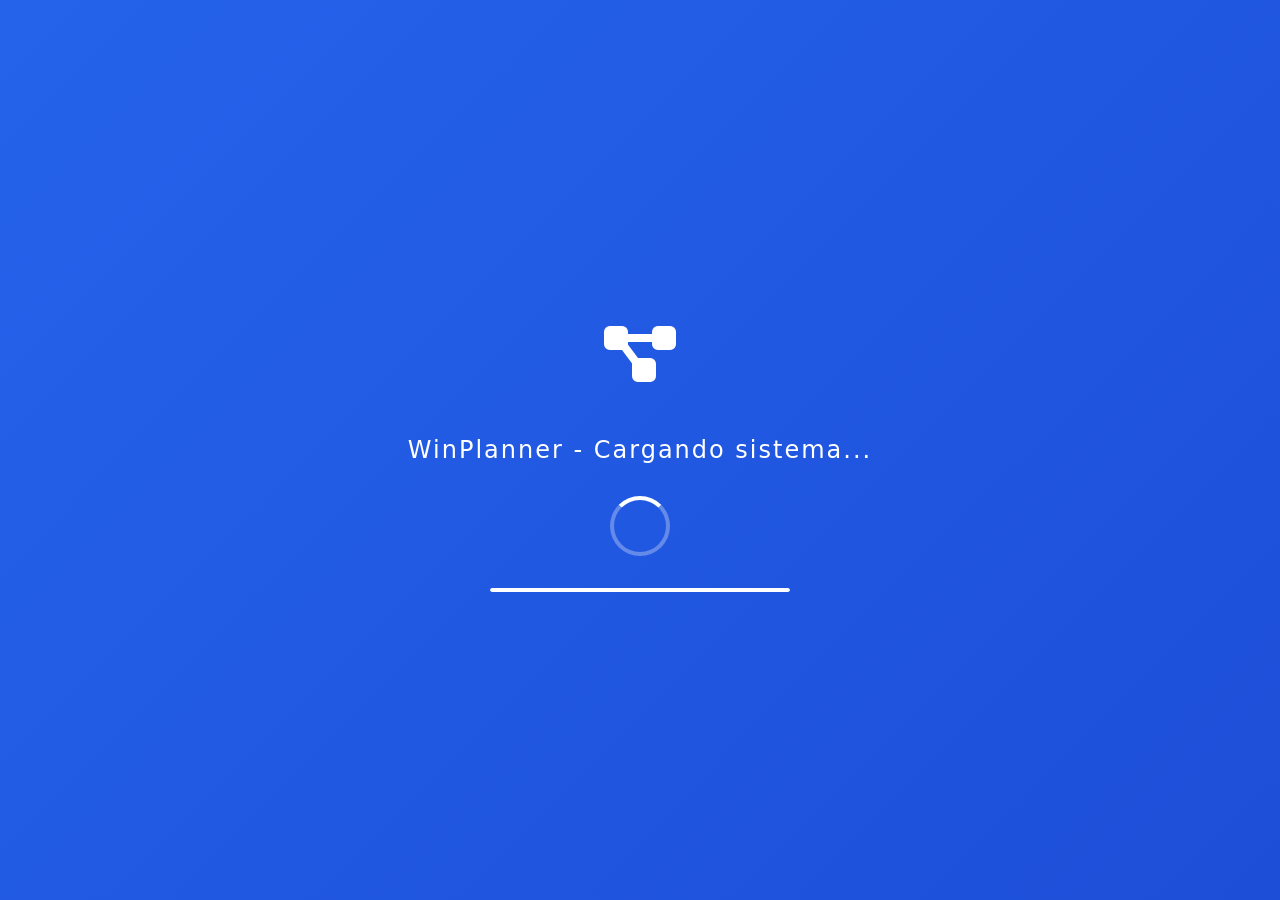
<file: index.html>
<!DOCTYPE html>
<html lang="es">
<head>
    <meta charset="UTF-8">
    <meta name="viewport" content="width=device-width, initial-scale=1.0">
    <title>WinPlanner - Cargando...</title>
    <!-- Bootstrap 5 CSS -->
    <link href="https://cdn.jsdelivr.net/npm/bootstrap@5.3.2/dist/css/bootstrap.min.css" rel="stylesheet">
    <!-- Font Awesome -->
    <link rel="stylesheet" href="https://cdnjs.cloudflare.com/ajax/libs/font-awesome/6.4.2/css/all.min.css">
    <!-- Estilos Personalizados -->
    <link rel="stylesheet" href="styles.css">
    <style>
        body {
            margin: 0;
            padding: 0;
            overflow: hidden;
        }
    </style>
</head>
<body>
    <!-- Pantalla de Carga -->
    <div class="loading-screen">
        <div class="loading-logo">
            <i class="fas fa-project-diagram"></i>
        </div>
        <h1 class="loading-text">WinPlanner - Cargando sistema...</h1>
        <div class="loading-spinner"></div>
        <div class="loading-bar">
            <div class="loading-bar-fill"></div>
        </div>
    </div>

    <!-- Bootstrap 5 JS -->
    <script src="https://cdn.jsdelivr.net/npm/bootstrap@5.3.2/dist/js/bootstrap.bundle.min.js"></script>
    
    <!-- Script de redirección -->
    <script>
        // Redirigir al dashboard después de 3 segundos
        setTimeout(function() {
            window.location.href = 'dashboard.html';
        }, 3000);
    </script>
</body>
</html>
</file>
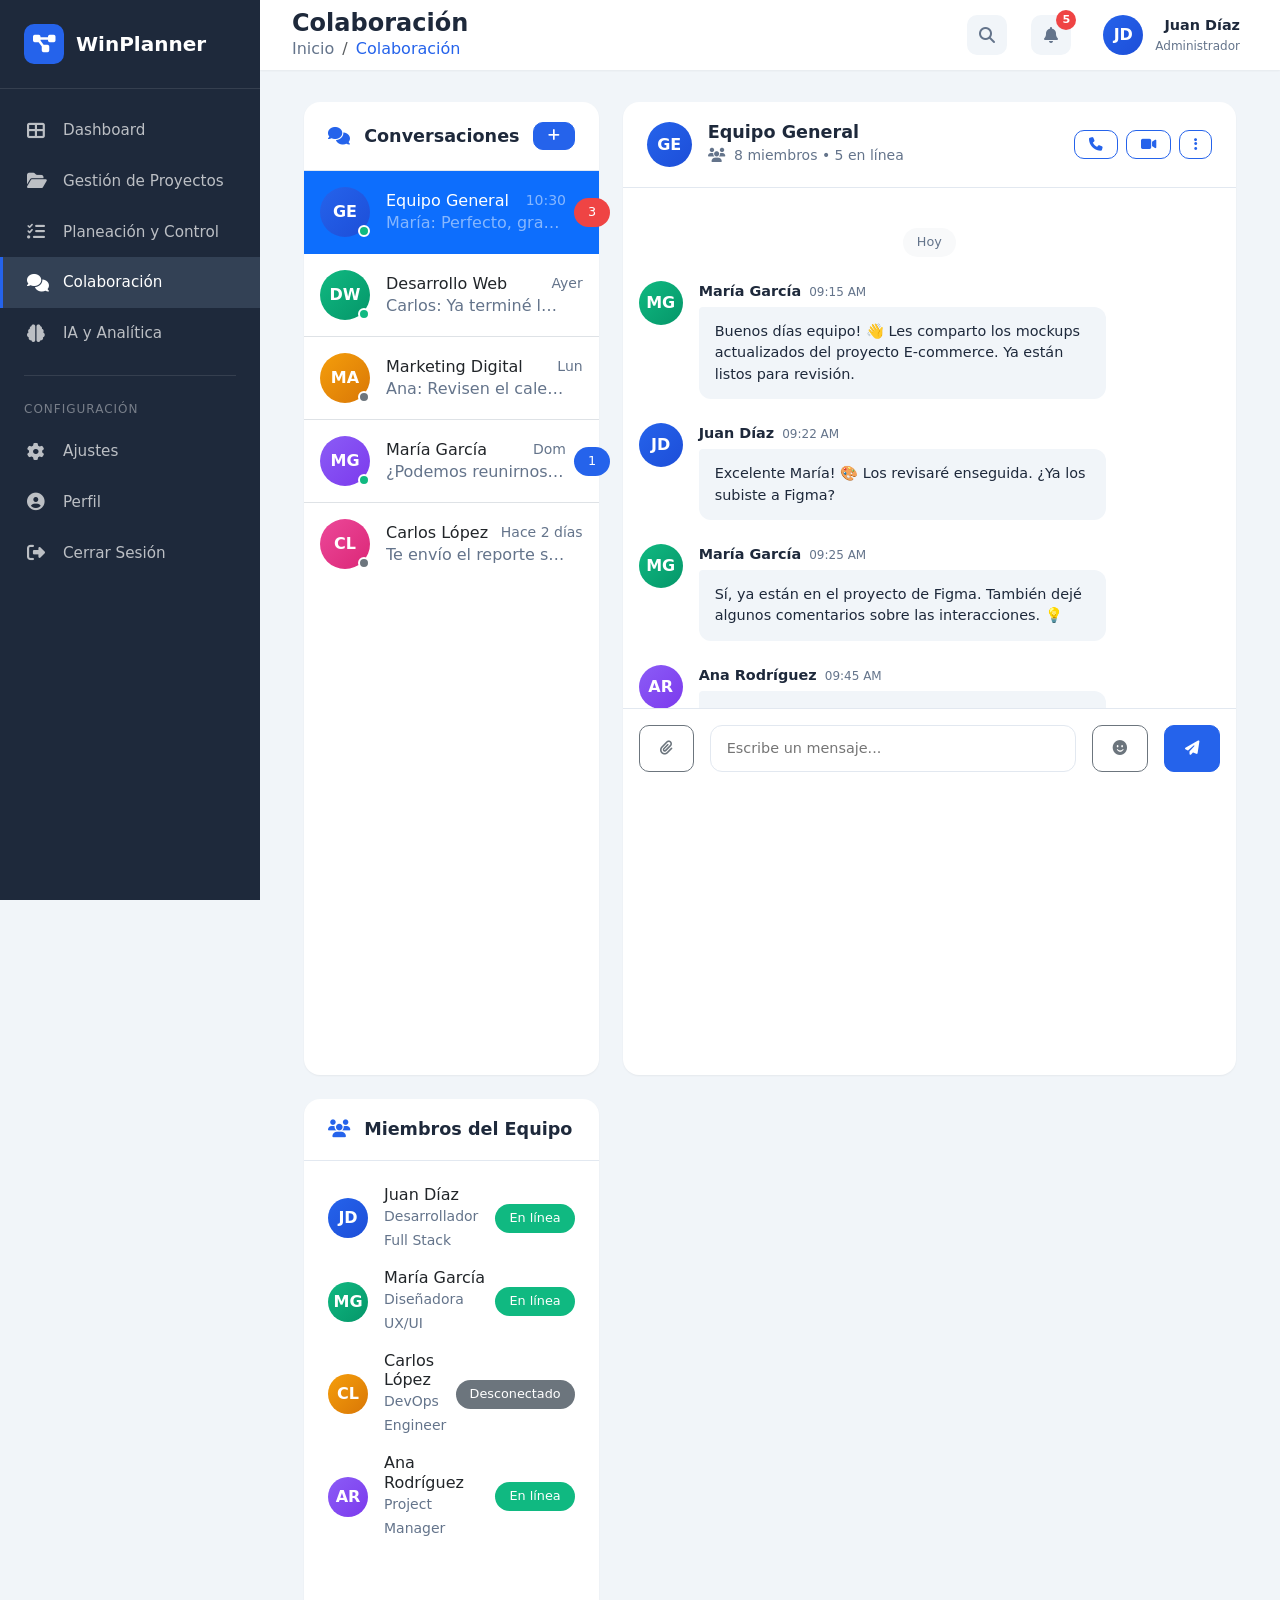
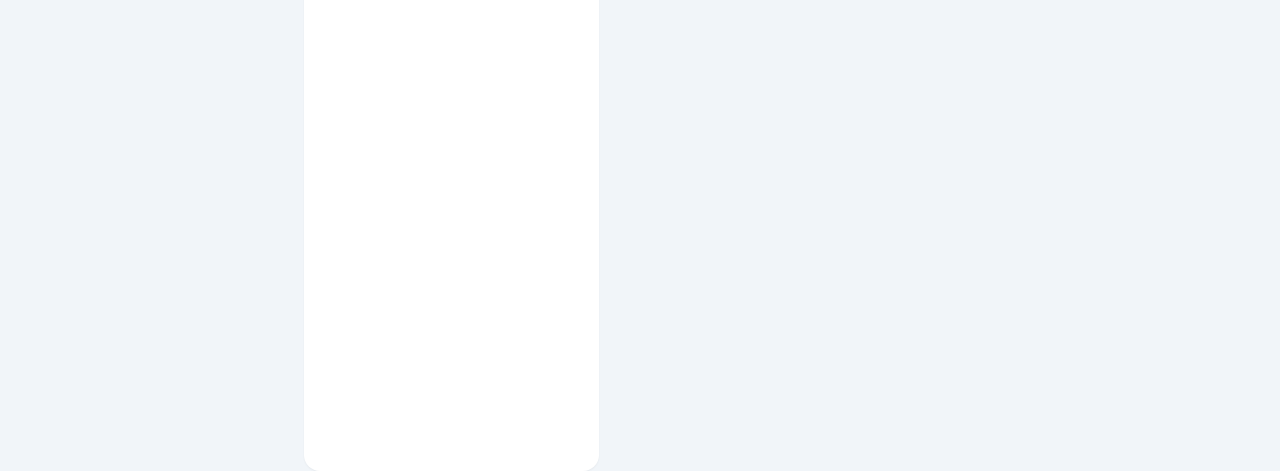
<file: colaboracion.html>
<!DOCTYPE html>
<html lang="es">
<head>
    <meta charset="UTF-8">
    <meta name="viewport" content="width=device-width, initial-scale=1.0">
    <title>WinPlanner - Colaboración</title>
    <!-- Bootstrap 5 CSS -->
    <link href="https://cdn.jsdelivr.net/npm/bootstrap@5.3.2/dist/css/bootstrap.min.css" rel="stylesheet">
    <!-- Font Awesome -->
    <link rel="stylesheet" href="https://cdnjs.cloudflare.com/ajax/libs/font-awesome/6.4.2/css/all.min.css">
    <!-- Estilos Personalizados -->
    <link rel="stylesheet" href="styles.css">
</head>
<body>
    <!-- Sidebar -->
    <nav class="sidebar" id="sidebar">
        <div class="sidebar-header">
            <div class="sidebar-logo">
                <i class="fas fa-project-diagram"></i>
            </div>
            <h4 class="sidebar-brand">WinPlanner</h4>
        </div>
        
        <div class="sidebar-menu">
            <a href="dashboard.html" class="sidebar-item">
                <i class="fas fa-th-large"></i>
                <span>Dashboard</span>
            </a>
            <a href="gestion_proyectos.html" class="sidebar-item">
                <i class="fas fa-folder-open"></i>
                <span>Gestión de Proyectos</span>
            </a>
            <a href="planeacion_control.html" class="sidebar-item">
                <i class="fas fa-tasks"></i>
                <span>Planeación y Control</span>
            </a>
            <a href="colaboracion.html" class="sidebar-item active">
                <i class="fas fa-comments"></i>
                <span>Colaboración</span>
            </a>
            <a href="ia_analitica.html" class="sidebar-item">
                <i class="fas fa-brain"></i>
                <span>IA y Analítica</span>
            </a>
            
            <div class="sidebar-divider"></div>
            <div class="sidebar-section-title">Configuración</div>
            
            <a href="#" class="sidebar-item">
                <i class="fas fa-cog"></i>
                <span>Ajustes</span>
            </a>
            <a href="#" class="sidebar-item">
                <i class="fas fa-user-circle"></i>
                <span>Perfil</span>
            </a>
            <a href="index.html" class="sidebar-item">
                <i class="fas fa-sign-out-alt"></i>
                <span>Cerrar Sesión</span>
            </a>
        </div>
    </nav>

    <!-- Topbar -->
    <header class="topbar">
        <div class="topbar-left">
            <button class="menu-toggle" id="menuToggle">
                <i class="fas fa-bars"></i>
            </button>
            <div>
                <h2 class="page-title">Colaboración</h2>
                <nav aria-label="breadcrumb">
                    <ol class="breadcrumb">
                        <li class="breadcrumb-item"><a href="dashboard.html">Inicio</a></li>
                        <li class="breadcrumb-item active">Colaboración</li>
                    </ol>
                </nav>
            </div>
        </div>
        
        <div class="topbar-right">
            <div class="topbar-icon">
                <i class="fas fa-search"></i>
            </div>
            <div class="topbar-icon">
                <i class="fas fa-bell"></i>
                <span class="notification-badge">5</span>
            </div>
            <div class="user-profile">
                <div class="user-avatar">JD</div>
                <div class="user-info">
                    <p class="user-name">Juan Díaz</p>
                    <p class="user-role">Administrador</p>
                </div>
            </div>
        </div>
    </header>

    <!-- Contenido Principal -->
    <main class="main-content">
        <div class="container-fluid">
            <div class="row g-4">
                <!-- Lista de Conversaciones -->
                <div class="col-lg-4">
                    <div class="card slide-in-left">
                        <div class="card-header">
                            <h5 class="card-title">
                                <i class="fas fa-comments text-primary me-2"></i>
                                Conversaciones
                            </h5>
                            <button class="btn btn-sm btn-primary">
                                <i class="fas fa-plus"></i>
                            </button>
                        </div>
                        <div class="card-body p-0">
                            <div class="list-group list-group-flush">
                                <a href="#" class="list-group-item list-group-item-action active p-3">
                                    <div class="d-flex align-items-center">
                                        <div class="position-relative">
                                            <div class="chat-avatar" style="width: 50px; height: 50px;">GE</div>
                                            <span class="position-absolute bottom-0 end-0 bg-success rounded-circle" style="width: 12px; height: 12px; border: 2px solid white;"></span>
                                        </div>
                                        <div class="ms-3 flex-grow-1">
                                            <div class="d-flex justify-content-between align-items-center">
                                                <h6 class="mb-0">Equipo General</h6>
                                                <small class="text-white-50">10:30</small>
                                            </div>
                                            <p class="mb-0 text-white-50 text-truncate" style="max-width: 180px;">María: Perfecto, gracias por la actualización...</p>
                                        </div>
                                        <span class="badge bg-danger rounded-pill ms-2">3</span>
                                    </div>
                                </a>
                                
                                <a href="#" class="list-group-item list-group-item-action p-3">
                                    <div class="d-flex align-items-center">
                                        <div class="position-relative">
                                            <div class="chat-avatar" style="width: 50px; height: 50px; background: linear-gradient(135deg, #10B981 0%, #059669 100%);">DW</div>
                                            <span class="position-absolute bottom-0 end-0 bg-success rounded-circle" style="width: 12px; height: 12px; border: 2px solid white;"></span>
                                        </div>
                                        <div class="ms-3 flex-grow-1">
                                            <div class="d-flex justify-content-between align-items-center">
                                                <h6 class="mb-0">Desarrollo Web</h6>
                                                <small class="text-muted">Ayer</small>
                                            </div>
                                            <p class="mb-0 text-muted text-truncate" style="max-width: 180px;">Carlos: Ya terminé los mockups...</p>
                                        </div>
                                    </div>
                                </a>
                                
                                <a href="#" class="list-group-item list-group-item-action p-3">
                                    <div class="d-flex align-items-center">
                                        <div class="position-relative">
                                            <div class="chat-avatar" style="width: 50px; height: 50px; background: linear-gradient(135deg, #F59E0B 0%, #D97706 100%);">MA</div>
                                            <span class="position-absolute bottom-0 end-0 bg-secondary rounded-circle" style="width: 12px; height: 12px; border: 2px solid white;"></span>
                                        </div>
                                        <div class="ms-3 flex-grow-1">
                                            <div class="d-flex justify-content-between align-items-center">
                                                <h6 class="mb-0">Marketing Digital</h6>
                                                <small class="text-muted">Lun</small>
                                            </div>
                                            <p class="mb-0 text-muted text-truncate" style="max-width: 180px;">Ana: Revisen el calendario de publicaciones</p>
                                        </div>
                                    </div>
                                </a>
                                
                                <a href="#" class="list-group-item list-group-item-action p-3">
                                    <div class="d-flex align-items-center">
                                        <div class="position-relative">
                                            <div class="chat-avatar" style="width: 50px; height: 50px; background: linear-gradient(135deg, #8B5CF6 0%, #7C3AED 100%);">MG</div>
                                            <span class="position-absolute bottom-0 end-0 bg-success rounded-circle" style="width: 12px; height: 12px; border: 2px solid white;"></span>
                                        </div>
                                        <div class="ms-3 flex-grow-1">
                                            <div class="d-flex justify-content-between align-items-center">
                                                <h6 class="mb-0">María García</h6>
                                                <small class="text-muted">Dom</small>
                                            </div>
                                            <p class="mb-0 text-muted text-truncate" style="max-width: 180px;">¿Podemos reunirnos mañana?</p>
                                        </div>
                                        <span class="badge bg-primary rounded-pill ms-2">1</span>
                                    </div>
                                </a>
                                
                                <a href="#" class="list-group-item list-group-item-action p-3">
                                    <div class="d-flex align-items-center">
                                        <div class="position-relative">
                                            <div class="chat-avatar" style="width: 50px; height: 50px; background: linear-gradient(135deg, #EC4899 0%, #DB2777 100%);">CL</div>
                                            <span class="position-absolute bottom-0 end-0 bg-secondary rounded-circle" style="width: 12px; height: 12px; border: 2px solid white;"></span>
                                        </div>
                                        <div class="ms-3 flex-grow-1">
                                            <div class="d-flex justify-content-between align-items-center">
                                                <h6 class="mb-0">Carlos López</h6>
                                                <small class="text-muted">Hace 2 días</small>
                                            </div>
                                            <p class="mb-0 text-muted text-truncate" style="max-width: 180px;">Te envío el reporte semanal</p>
                                        </div>
                                    </div>
                                </a>
                            </div>
                        </div>
                    </div>
                    
                    <!-- Miembros del Equipo -->
                    <div class="card mt-4 slide-in-left" style="animation-delay: 0.1s;">
                        <div class="card-header">
                            <h5 class="card-title">
                                <i class="fas fa-users text-primary me-2"></i>
                                Miembros del Equipo
                            </h5>
                        </div>
                        <div class="card-body">
                            <div class="d-flex align-items-center mb-3">
                                <div class="chat-avatar" style="width: 40px; height: 40px;">JD</div>
                                <div class="ms-3 flex-grow-1">
                                    <h6 class="mb-0">Juan Díaz</h6>
                                    <small class="text-muted">Desarrollador Full Stack</small>
                                </div>
                                <span class="badge bg-success">En línea</span>
                            </div>
                            <div class="d-flex align-items-center mb-3">
                                <div class="chat-avatar" style="width: 40px; height: 40px; background: linear-gradient(135deg, #10B981 0%, #059669 100%);">MG</div>
                                <div class="ms-3 flex-grow-1">
                                    <h6 class="mb-0">María García</h6>
                                    <small class="text-muted">Diseñadora UX/UI</small>
                                </div>
                                <span class="badge bg-success">En línea</span>
                            </div>
                            <div class="d-flex align-items-center mb-3">
                                <div class="chat-avatar" style="width: 40px; height: 40px; background: linear-gradient(135deg, #F59E0B 0%, #D97706 100%);">CL</div>
                                <div class="ms-3 flex-grow-1">
                                    <h6 class="mb-0">Carlos López</h6>
                                    <small class="text-muted">DevOps Engineer</small>
                                </div>
                                <span class="badge bg-secondary">Desconectado</span>
                            </div>
                            <div class="d-flex align-items-center">
                                <div class="chat-avatar" style="width: 40px; height: 40px; background: linear-gradient(135deg, #8B5CF6 0%, #7C3AED 100%);">AR</div>
                                <div class="ms-3 flex-grow-1">
                                    <h6 class="mb-0">Ana Rodríguez</h6>
                                    <small class="text-muted">Project Manager</small>
                                </div>
                                <span class="badge bg-success">En línea</span>
                            </div>
                        </div>
                    </div>
                </div>

                <!-- Área de Chat -->
                <div class="col-lg-8">
                    <div class="card slide-in-left" style="animation-delay: 0.2s;">
                        <div class="card-header">
                            <div class="d-flex align-items-center">
                                <div class="chat-avatar" style="width: 45px; height: 45px;">GE</div>
                                <div class="ms-3">
                                    <h5 class="card-title mb-0">Equipo General</h5>
                                    <small class="text-muted">
                                        <i class="fas fa-users me-1"></i>
                                        8 miembros • 5 en línea
                                    </small>
                                </div>
                            </div>
                            <div class="d-flex gap-2">
                                <button class="btn btn-sm btn-outline-primary">
                                    <i class="fas fa-phone"></i>
                                </button>
                                <button class="btn btn-sm btn-outline-primary">
                                    <i class="fas fa-video"></i>
                                </button>
                                <button class="btn btn-sm btn-outline-primary">
                                    <i class="fas fa-ellipsis-v"></i>
                                </button>
                            </div>
                        </div>
                        <div class="card-body p-0">
                            <div class="chat-container">
                                <div class="chat-messages">
                                    <!-- Fecha -->
                                    <div class="text-center my-4">
                                        <span class="badge bg-light text-muted">Hoy</span>
                                    </div>
                                    
                                    <!-- Mensaje 1 -->
                                    <div class="chat-message">
                                        <div class="chat-avatar" style="background: linear-gradient(135deg, #10B981 0%, #059669 100%);">MG</div>
                                        <div class="chat-content">
                                            <div class="chat-header">
                                                <span class="chat-name">María García</span>
                                                <span class="chat-time">09:15 AM</span>
                                            </div>
                                            <div class="chat-bubble">
                                                Buenos días equipo! 👋 Les comparto los mockups actualizados del proyecto E-commerce. Ya están listos para revisión.
                                            </div>
                                        </div>
                                    </div>
                                    
                                    <!-- Mensaje 2 -->
                                    <div class="chat-message">
                                        <div class="chat-avatar">JD</div>
                                        <div class="chat-content">
                                            <div class="chat-header">
                                                <span class="chat-name">Juan Díaz</span>
                                                <span class="chat-time">09:22 AM</span>
                                            </div>
                                            <div class="chat-bubble">
                                                Excelente María! 🎨 Los revisaré enseguida. ¿Ya los subiste a Figma?
                                            </div>
                                        </div>
                                    </div>
                                    
                                    <!-- Mensaje 3 -->
                                    <div class="chat-message">
                                        <div class="chat-avatar" style="background: linear-gradient(135deg, #10B981 0%, #059669 100%);">MG</div>
                                        <div class="chat-content">
                                            <div class="chat-header">
                                                <span class="chat-name">María García</span>
                                                <span class="chat-time">09:25 AM</span>
                                            </div>
                                            <div class="chat-bubble">
                                                Sí, ya están en el proyecto de Figma. También dejé algunos comentarios sobre las interacciones. 💡
                                            </div>
                                        </div>
                                    </div>
                                    
                                    <!-- Mensaje 4 -->
                                    <div class="chat-message">
                                        <div class="chat-avatar" style="background: linear-gradient(135deg, #8B5CF6 0%, #7C3AED 100%);">AR</div>
                                        <div class="chat-content">
                                            <div class="chat-header">
                                                <span class="chat-name">Ana Rodríguez</span>
                                                <span class="chat-time">09:45 AM</span>
                                            </div>
                                            <div class="chat-bubble">
                                                Perfecto, gracias María! Voy a revisarlos con el cliente esta tarde. ¿Carlos, cómo va lo de la migración de la base de datos?
                                            </div>
                                        </div>
                                    </div>
                                    
                                    <!-- Mensaje 5 -->
                                    <div class="chat-message">
                                        <div class="chat-avatar" style="background: linear-gradient(135deg, #F59E0B 0%, #D97706 100%);">CL</div>
                                        <div class="chat-content">
                                            <div class="chat-header">
                                                <span class="chat-name">Carlos López</span>
                                                <span class="chat-time">10:00 AM</span>
                                            </div>
                                            <div class="chat-bubble">
                                                Va avanzando bien! Ya completé el 30% de la migración. Estimó terminar para el viernes. 🚀
                                            </div>
                                        </div>
                                    </div>
                                    
                                    <!-- Mensaje 6 -->
                                    <div class="chat-message own">
                                        <div class="chat-avatar">JD</div>
                                        <div class="chat-content">
                                            <div class="chat-header">
                                                <span class="chat-name">Juan Díaz</span>
                                                <span class="chat-time">10:05 AM</span>
                                            </div>
                                            <div class="chat-bubble">
                                                Genial Carlos! 💪 Cuando termines avísame para hacer las pruebas de integración.
                                            </div>
                                        </div>
                                    </div>
                                    
                                    <!-- Mensaje 7 -->
                                    <div class="chat-message">
                                        <div class="chat-avatar" style="background: linear-gradient(135deg, #EC4899 0%, #DB2777 100%);">LM</div>
                                        <div class="chat-content">
                                            <div class="chat-header">
                                                <span class="chat-name">Laura Martínez</span>
                                                <span class="chat-time">10:30 AM</span>
                                            </div>
                                            <div class="chat-bubble">
                                                Equipo, les recuerdo que mañana tenemos la reunión de sprint planning a las 10:00 AM. Por favor, revisen sus tareas pendientes antes de la reunión. 📅
                                            </div>
                                        </div>
                                    </div>
                                    
                                    <!-- Mensaje 8 -->
                                    <div class="chat-message">
                                        <div class="chat-avatar" style="background: linear-gradient(135deg, #10B981 0%, #059669 100%);">MG</div>
                                        <div class="chat-content">
                                            <div class="chat-header">
                                                <span class="chat-name">María García</span>
                                                <span class="chat-time">10:32 AM</span>
                                            </div>
                                            <div class="chat-bubble">
                                                Perfecto, gracias por la actualización Laura! 👍
                                            </div>
                                        </div>
                                    </div>
                                </div>
                                
                                <!-- Input de mensaje -->
                                <div class="chat-input-area">
                                    <button class="btn btn-outline-secondary">
                                        <i class="fas fa-paperclip"></i>
                                    </button>
                                    <input type="text" class="chat-input" placeholder="Escribe un mensaje...">
                                    <button class="btn btn-outline-secondary">
                                        <i class="fas fa-smile"></i>
                                    </button>
                                    <button class="btn btn-primary">
                                        <i class="fas fa-paper-plane"></i>
                                    </button>
                                </div>
                            </div>
                        </div>
                    </div>
                </div>
            </div>
        </div>
    </main>

    <!-- Bootstrap 5 JS -->
    <script src="https://cdn.jsdelivr.net/npm/bootstrap@5.3.2/dist/js/bootstrap.bundle.min.js"></script>
    
    <script>
        // Toggle Sidebar en móvil
        document.getElementById('menuToggle').addEventListener('click', function() {
            document.getElementById('sidebar').classList.toggle('show');
        });
    </script>
</body>
</html>
</file>
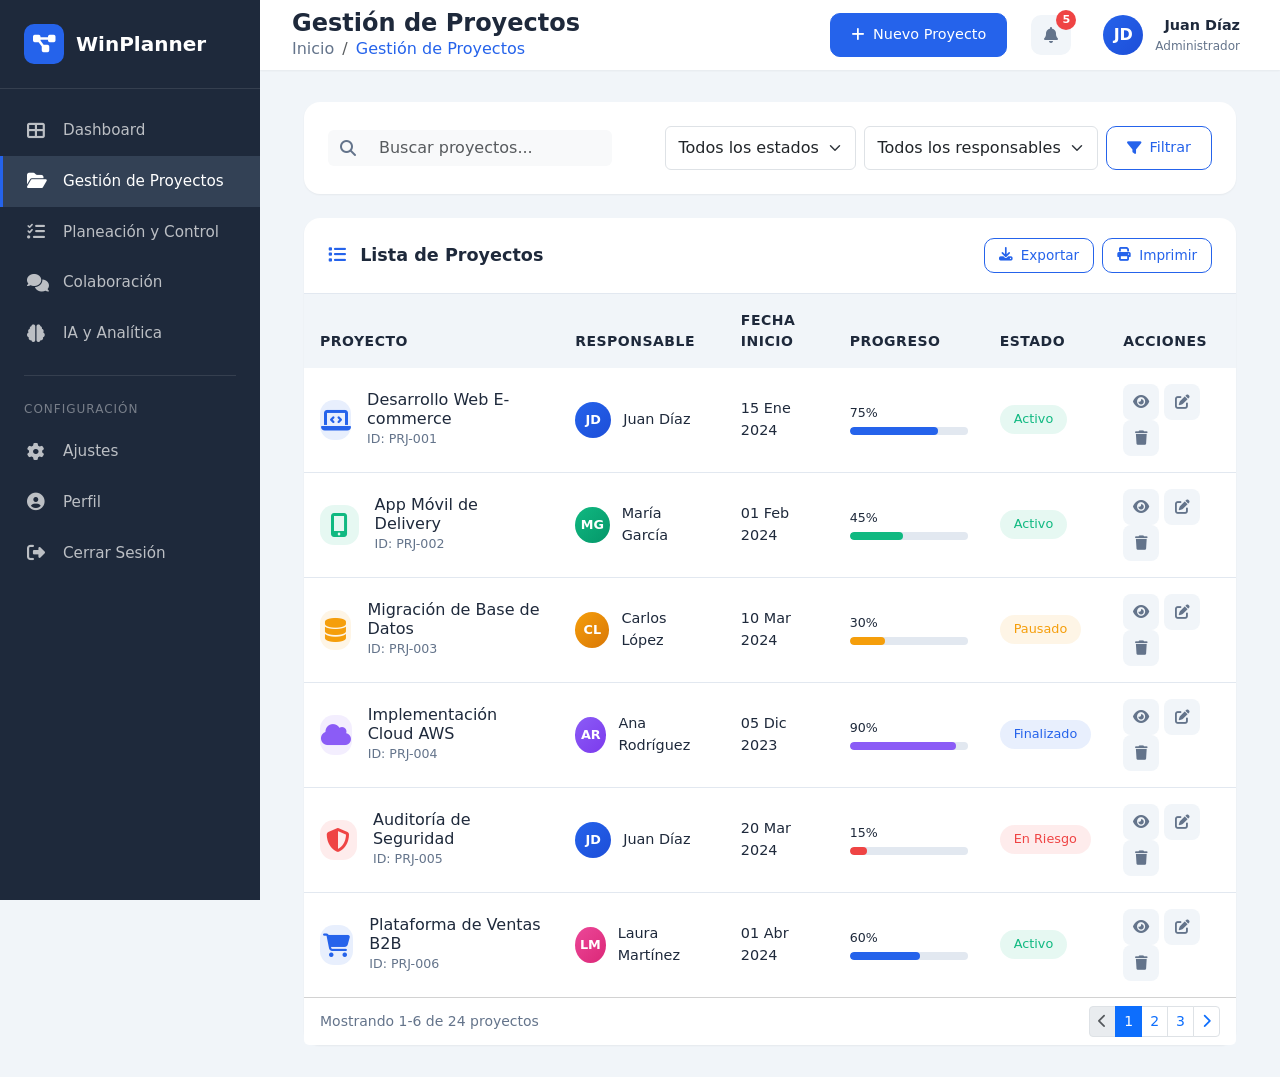
<file: gestion_proyectos.html>
<!DOCTYPE html>
<html lang="es">
<head>
    <meta charset="UTF-8">
    <meta name="viewport" content="width=device-width, initial-scale=1.0">
    <title>WinPlanner - Gestión de Proyectos</title>
    <!-- Bootstrap 5 CSS -->
    <link href="https://cdn.jsdelivr.net/npm/bootstrap@5.3.2/dist/css/bootstrap.min.css" rel="stylesheet">
    <!-- Font Awesome -->
    <link rel="stylesheet" href="https://cdnjs.cloudflare.com/ajax/libs/font-awesome/6.4.2/css/all.min.css">
    <!-- Estilos Personalizados -->
    <link rel="stylesheet" href="styles.css">
</head>
<body>
    <!-- Sidebar -->
    <nav class="sidebar" id="sidebar">
        <div class="sidebar-header">
            <div class="sidebar-logo">
                <i class="fas fa-project-diagram"></i>
            </div>
            <h4 class="sidebar-brand">WinPlanner</h4>
        </div>
        
        <div class="sidebar-menu">
            <a href="dashboard.html" class="sidebar-item">
                <i class="fas fa-th-large"></i>
                <span>Dashboard</span>
            </a>
            <a href="gestion_proyectos.html" class="sidebar-item active">
                <i class="fas fa-folder-open"></i>
                <span>Gestión de Proyectos</span>
            </a>
            <a href="planeacion_control.html" class="sidebar-item">
                <i class="fas fa-tasks"></i>
                <span>Planeación y Control</span>
            </a>
            <a href="colaboracion.html" class="sidebar-item">
                <i class="fas fa-comments"></i>
                <span>Colaboración</span>
            </a>
            <a href="ia_analitica.html" class="sidebar-item">
                <i class="fas fa-brain"></i>
                <span>IA y Analítica</span>
            </a>
            
            <div class="sidebar-divider"></div>
            <div class="sidebar-section-title">Configuración</div>
            
            <a href="#" class="sidebar-item">
                <i class="fas fa-cog"></i>
                <span>Ajustes</span>
            </a>
            <a href="#" class="sidebar-item">
                <i class="fas fa-user-circle"></i>
                <span>Perfil</span>
            </a>
            <a href="index.html" class="sidebar-item">
                <i class="fas fa-sign-out-alt"></i>
                <span>Cerrar Sesión</span>
            </a>
        </div>
    </nav>

    <!-- Topbar -->
    <header class="topbar">
        <div class="topbar-left">
            <button class="menu-toggle" id="menuToggle">
                <i class="fas fa-bars"></i>
            </button>
            <div>
                <h2 class="page-title">Gestión de Proyectos</h2>
                <nav aria-label="breadcrumb">
                    <ol class="breadcrumb">
                        <li class="breadcrumb-item"><a href="dashboard.html">Inicio</a></li>
                        <li class="breadcrumb-item active">Gestión de Proyectos</li>
                    </ol>
                </nav>
            </div>
        </div>
        
        <div class="topbar-right">
            <button class="btn btn-primary" data-bs-toggle="modal" data-bs-target="#newProjectModal">
                <i class="fas fa-plus"></i>
                Nuevo Proyecto
            </button>
            <div class="topbar-icon">
                <i class="fas fa-bell"></i>
                <span class="notification-badge">5</span>
            </div>
            <div class="user-profile">
                <div class="user-avatar">JD</div>
                <div class="user-info">
                    <p class="user-name">Juan Díaz</p>
                    <p class="user-role">Administrador</p>
                </div>
            </div>
        </div>
    </header>

    <!-- Contenido Principal -->
    <main class="main-content">
        <div class="container-fluid">
            <!-- Filtros y Búsqueda -->
            <div class="row mb-4">
                <div class="col-12">
                    <div class="card">
                        <div class="card-body">
                            <div class="row g-3 align-items-center">
                                <div class="col-md-4">
                                    <div class="input-group">
                                        <span class="input-group-text bg-light border-0">
                                            <i class="fas fa-search text-muted"></i>
                                        </span>
                                        <input type="text" class="form-control border-0 bg-light" placeholder="Buscar proyectos...">
                                    </div>
                                </div>
                                <div class="col-md-8 d-flex justify-content-md-end gap-2">
                                    <select class="form-select w-auto">
                                        <option value="">Todos los estados</option>
                                        <option value="activo">Activo</option>
                                        <option value="pausado">Pausado</option>
                                        <option value="finalizado">Finalizado</option>
                                    </select>
                                    <select class="form-select w-auto">
                                        <option value="">Todos los responsables</option>
                                        <option value="juan">Juan Díaz</option>
                                        <option value="maria">María García</option>
                                        <option value="carlos">Carlos López</option>
                                    </select>
                                    <button class="btn btn-outline-primary">
                                        <i class="fas fa-filter"></i>
                                        Filtrar
                                    </button>
                                </div>
                            </div>
                        </div>
                    </div>
                </div>
            </div>

            <!-- Tabla de Proyectos -->
            <div class="row">
                <div class="col-12">
                    <div class="card slide-in-left">
                        <div class="card-header">
                            <h5 class="card-title">
                                <i class="fas fa-list text-primary me-2"></i>
                                Lista de Proyectos
                            </h5>
                            <div class="d-flex gap-2">
                                <button class="btn btn-sm btn-outline-primary">
                                    <i class="fas fa-download"></i>
                                    Exportar
                                </button>
                                <button class="btn btn-sm btn-outline-primary">
                                    <i class="fas fa-print"></i>
                                    Imprimir
                                </button>
                            </div>
                        </div>
                        <div class="card-body p-0">
                            <div class="table-container">
                                <table class="table">
                                    <thead>
                                        <tr>
                                            <th>Proyecto</th>
                                            <th>Responsable</th>
                                            <th>Fecha Inicio</th>
                                            <th>Progreso</th>
                                            <th>Estado</th>
                                            <th>Acciones</th>
                                        </tr>
                                    </thead>
                                    <tbody>
                                        <tr>
                                            <td>
                                                <div class="d-flex align-items-center">
                                                    <div class="metric-icon blue me-3" style="width: 40px; height: 40px;">
                                                        <i class="fas fa-laptop-code"></i>
                                                    </div>
                                                    <div>
                                                        <h6 class="mb-0">Desarrollo Web E-commerce</h6>
                                                        <small class="text-muted">ID: PRJ-001</small>
                                                    </div>
                                                </div>
                                            </td>
                                            <td>
                                                <div class="d-flex align-items-center">
                                                    <span class="table-avatar">JD</span>
                                                    <span>Juan Díaz</span>
                                                </div>
                                            </td>
                                            <td>15 Ene 2024</td>
                                            <td class="table-progress">
                                                <div class="d-flex justify-content-between mb-1">
                                                    <small>75%</small>
                                                </div>
                                                <div class="progress">
                                                    <div class="progress-bar bg-primary" style="width: 75%;"></div>
                                                </div>
                                            </td>
                                            <td><span class="badge badge-active">Activo</span></td>
                                            <td>
                                                <button class="btn-action" title="Ver detalles">
                                                    <i class="fas fa-eye"></i>
                                                </button>
                                                <button class="btn-action" title="Editar">
                                                    <i class="fas fa-edit"></i>
                                                </button>
                                                <button class="btn-action" title="Eliminar">
                                                    <i class="fas fa-trash"></i>
                                                </button>
                                            </td>
                                        </tr>
                                        
                                        <tr>
                                            <td>
                                                <div class="d-flex align-items-center">
                                                    <div class="metric-icon green me-3" style="width: 40px; height: 40px;">
                                                        <i class="fas fa-mobile-alt"></i>
                                                    </div>
                                                    <div>
                                                        <h6 class="mb-0">App Móvil de Delivery</h6>
                                                        <small class="text-muted">ID: PRJ-002</small>
                                                    </div>
                                                </div>
                                            </td>
                                            <td>
                                                <div class="d-flex align-items-center">
                                                    <span class="table-avatar" style="background: linear-gradient(135deg, #10B981 0%, #059669 100%);">MG</span>
                                                    <span>María García</span>
                                                </div>
                                            </td>
                                            <td>01 Feb 2024</td>
                                            <td class="table-progress">
                                                <div class="d-flex justify-content-between mb-1">
                                                    <small>45%</small>
                                                </div>
                                                <div class="progress">
                                                    <div class="progress-bar bg-success" style="width: 45%;"></div>
                                                </div>
                                            </td>
                                            <td><span class="badge badge-active">Activo</span></td>
                                            <td>
                                                <button class="btn-action" title="Ver detalles">
                                                    <i class="fas fa-eye"></i>
                                                </button>
                                                <button class="btn-action" title="Editar">
                                                    <i class="fas fa-edit"></i>
                                                </button>
                                                <button class="btn-action" title="Eliminar">
                                                    <i class="fas fa-trash"></i>
                                                </button>
                                            </td>
                                        </tr>
                                        
                                        <tr>
                                            <td>
                                                <div class="d-flex align-items-center">
                                                    <div class="metric-icon orange me-3" style="width: 40px; height: 40px;">
                                                        <i class="fas fa-database"></i>
                                                    </div>
                                                    <div>
                                                        <h6 class="mb-0">Migración de Base de Datos</h6>
                                                        <small class="text-muted">ID: PRJ-003</small>
                                                    </div>
                                                </div>
                                            </td>
                                            <td>
                                                <div class="d-flex align-items-center">
                                                    <span class="table-avatar" style="background: linear-gradient(135deg, #F59E0B 0%, #D97706 100%);">CL</span>
                                                    <span>Carlos López</span>
                                                </div>
                                            </td>
                                            <td>10 Mar 2024</td>
                                            <td class="table-progress">
                                                <div class="d-flex justify-content-between mb-1">
                                                    <small>30%</small>
                                                </div>
                                                <div class="progress">
                                                    <div class="progress-bar bg-warning" style="width: 30%;"></div>
                                                </div>
                                            </td>
                                            <td><span class="badge badge-paused">Pausado</span></td>
                                            <td>
                                                <button class="btn-action" title="Ver detalles">
                                                    <i class="fas fa-eye"></i>
                                                </button>
                                                <button class="btn-action" title="Editar">
                                                    <i class="fas fa-edit"></i>
                                                </button>
                                                <button class="btn-action" title="Eliminar">
                                                    <i class="fas fa-trash"></i>
                                                </button>
                                            </td>
                                        </tr>
                                        
                                        <tr>
                                            <td>
                                                <div class="d-flex align-items-center">
                                                    <div class="metric-icon purple me-3" style="width: 40px; height: 40px;">
                                                        <i class="fas fa-cloud"></i>
                                                    </div>
                                                    <div>
                                                        <h6 class="mb-0">Implementación Cloud AWS</h6>
                                                        <small class="text-muted">ID: PRJ-004</small>
                                                    </div>
                                                </div>
                                            </td>
                                            <td>
                                                <div class="d-flex align-items-center">
                                                    <span class="table-avatar" style="background: linear-gradient(135deg, #8B5CF6 0%, #7C3AED 100%);">AR</span>
                                                    <span>Ana Rodríguez</span>
                                                </div>
                                            </td>
                                            <td>05 Dic 2023</td>
                                            <td class="table-progress">
                                                <div class="d-flex justify-content-between mb-1">
                                                    <small>90%</small>
                                                </div>
                                                <div class="progress">
                                                    <div class="progress-bar" style="width: 90%; background-color: #8B5CF6;"></div>
                                                </div>
                                            </td>
                                            <td><span class="badge badge-completed">Finalizado</span></td>
                                            <td>
                                                <button class="btn-action" title="Ver detalles">
                                                    <i class="fas fa-eye"></i>
                                                </button>
                                                <button class="btn-action" title="Editar">
                                                    <i class="fas fa-edit"></i>
                                                </button>
                                                <button class="btn-action" title="Eliminar">
                                                    <i class="fas fa-trash"></i>
                                                </button>
                                            </td>
                                        </tr>
                                        
                                        <tr>
                                            <td>
                                                <div class="d-flex align-items-center">
                                                    <div class="metric-icon red me-3" style="width: 40px; height: 40px;">
                                                        <i class="fas fa-shield-alt"></i>
                                                    </div>
                                                    <div>
                                                        <h6 class="mb-0">Auditoría de Seguridad</h6>
                                                        <small class="text-muted">ID: PRJ-005</small>
                                                    </div>
                                                </div>
                                            </td>
                                            <td>
                                                <div class="d-flex align-items-center">
                                                    <span class="table-avatar">JD</span>
                                                    <span>Juan Díaz</span>
                                                </div>
                                            </td>
                                            <td>20 Mar 2024</td>
                                            <td class="table-progress">
                                                <div class="d-flex justify-content-between mb-1">
                                                    <small>15%</small>
                                                </div>
                                                <div class="progress">
                                                    <div class="progress-bar bg-danger" style="width: 15%;"></div>
                                                </div>
                                            </td>
                                            <td><span class="badge badge-risk">En Riesgo</span></td>
                                            <td>
                                                <button class="btn-action" title="Ver detalles">
                                                    <i class="fas fa-eye"></i>
                                                </button>
                                                <button class="btn-action" title="Editar">
                                                    <i class="fas fa-edit"></i>
                                                </button>
                                                <button class="btn-action" title="Eliminar">
                                                    <i class="fas fa-trash"></i>
                                                </button>
                                            </td>
                                        </tr>
                                        
                                        <tr>
                                            <td>
                                                <div class="d-flex align-items-center">
                                                    <div class="metric-icon blue me-3" style="width: 40px; height: 40px;">
                                                        <i class="fas fa-shopping-cart"></i>
                                                    </div>
                                                    <div>
                                                        <h6 class="mb-0">Plataforma de Ventas B2B</h6>
                                                        <small class="text-muted">ID: PRJ-006</small>
                                                    </div>
                                                </div>
                                            </td>
                                            <td>
                                                <div class="d-flex align-items-center">
                                                    <span class="table-avatar" style="background: linear-gradient(135deg, #EC4899 0%, #DB2777 100%);">LM</span>
                                                    <span>Laura Martínez</span>
                                                </div>
                                            </td>
                                            <td>01 Abr 2024</td>
                                            <td class="table-progress">
                                                <div class="d-flex justify-content-between mb-1">
                                                    <small>60%</small>
                                                </div>
                                                <div class="progress">
                                                    <div class="progress-bar bg-primary" style="width: 60%;"></div>
                                                </div>
                                            </td>
                                            <td><span class="badge badge-active">Activo</span></td>
                                            <td>
                                                <button class="btn-action" title="Ver detalles">
                                                    <i class="fas fa-eye"></i>
                                                </button>
                                                <button class="btn-action" title="Editar">
                                                    <i class="fas fa-edit"></i>
                                                </button>
                                                <button class="btn-action" title="Eliminar">
                                                    <i class="fas fa-trash"></i>
                                                </button>
                                            </td>
                                        </tr>
                                    </tbody>
                                </table>
                            </div>
                        </div>
                        <div class="card-footer bg-white">
                            <div class="d-flex justify-content-between align-items-center">
                                <small class="text-muted">Mostrando 1-6 de 24 proyectos</small>
                                <nav aria-label="Page navigation">
                                    <ul class="pagination pagination-sm mb-0">
                                        <li class="page-item disabled">
                                            <a class="page-link" href="#"><i class="fas fa-chevron-left"></i></a>
                                        </li>
                                        <li class="page-item active"><a class="page-link" href="#">1</a></li>
                                        <li class="page-item"><a class="page-link" href="#">2</a></li>
                                        <li class="page-item"><a class="page-link" href="#">3</a></li>
                                        <li class="page-item">
                                            <a class="page-link" href="#"><i class="fas fa-chevron-right"></i></a>
                                        </li>
                                    </ul>
                                </nav>
                            </div>
                        </div>
                    </div>
                </div>
            </div>
        </div>
    </main>

    <!-- Modal Nuevo Proyecto -->
    <div class="modal fade" id="newProjectModal" tabindex="-1">
        <div class="modal-dialog modal-lg">
            <div class="modal-content">
                <div class="modal-header">
                    <h5 class="modal-title">
                        <i class="fas fa-plus-circle text-primary me-2"></i>
                        Nuevo Proyecto
                    </h5>
                    <button type="button" class="btn-close" data-bs-dismiss="modal"></button>
                </div>
                <div class="modal-body">
                    <form>
                        <div class="row g-3">
                            <div class="col-md-6">
                                <label class="form-label">Nombre del Proyecto</label>
                                <input type="text" class="form-control" placeholder="Ingrese el nombre">
                            </div>
                            <div class="col-md-6">
                                <label class="form-label">Responsable</label>
                                <select class="form-select">
                                    <option value="">Seleccionar responsable</option>
                                    <option value="juan">Juan Díaz</option>
                                    <option value="maria">María García</option>
                                    <option value="carlos">Carlos López</option>
                                </select>
                            </div>
                            <div class="col-md-6">
                                <label class="form-label">Fecha de Inicio</label>
                                <input type="date" class="form-control">
                            </div>
                            <div class="col-md-6">
                                <label class="form-label">Fecha de Fin Estimada</label>
                                <input type="date" class="form-control">
                            </div>
                            <div class="col-12">
                                <label class="form-label">Descripción</label>
                                <textarea class="form-control" rows="3" placeholder="Describa el proyecto..."></textarea>
                            </div>
                        </div>
                    </form>
                </div>
                <div class="modal-footer">
                    <button type="button" class="btn btn-outline-secondary" data-bs-dismiss="modal">Cancelar</button>
                    <button type="button" class="btn btn-primary">
                        <i class="fas fa-save me-2"></i>
                        Guardar Proyecto
                    </button>
                </div>
            </div>
        </div>
    </div>

    <!-- Bootstrap 5 JS -->
    <script src="https://cdn.jsdelivr.net/npm/bootstrap@5.3.2/dist/js/bootstrap.bundle.min.js"></script>
    
    <script>
        // Toggle Sidebar en móvil
        document.getElementById('menuToggle').addEventListener('click', function() {
            document.getElementById('sidebar').classList.toggle('show');
        });
    </script>
</body>
</html>
</file>
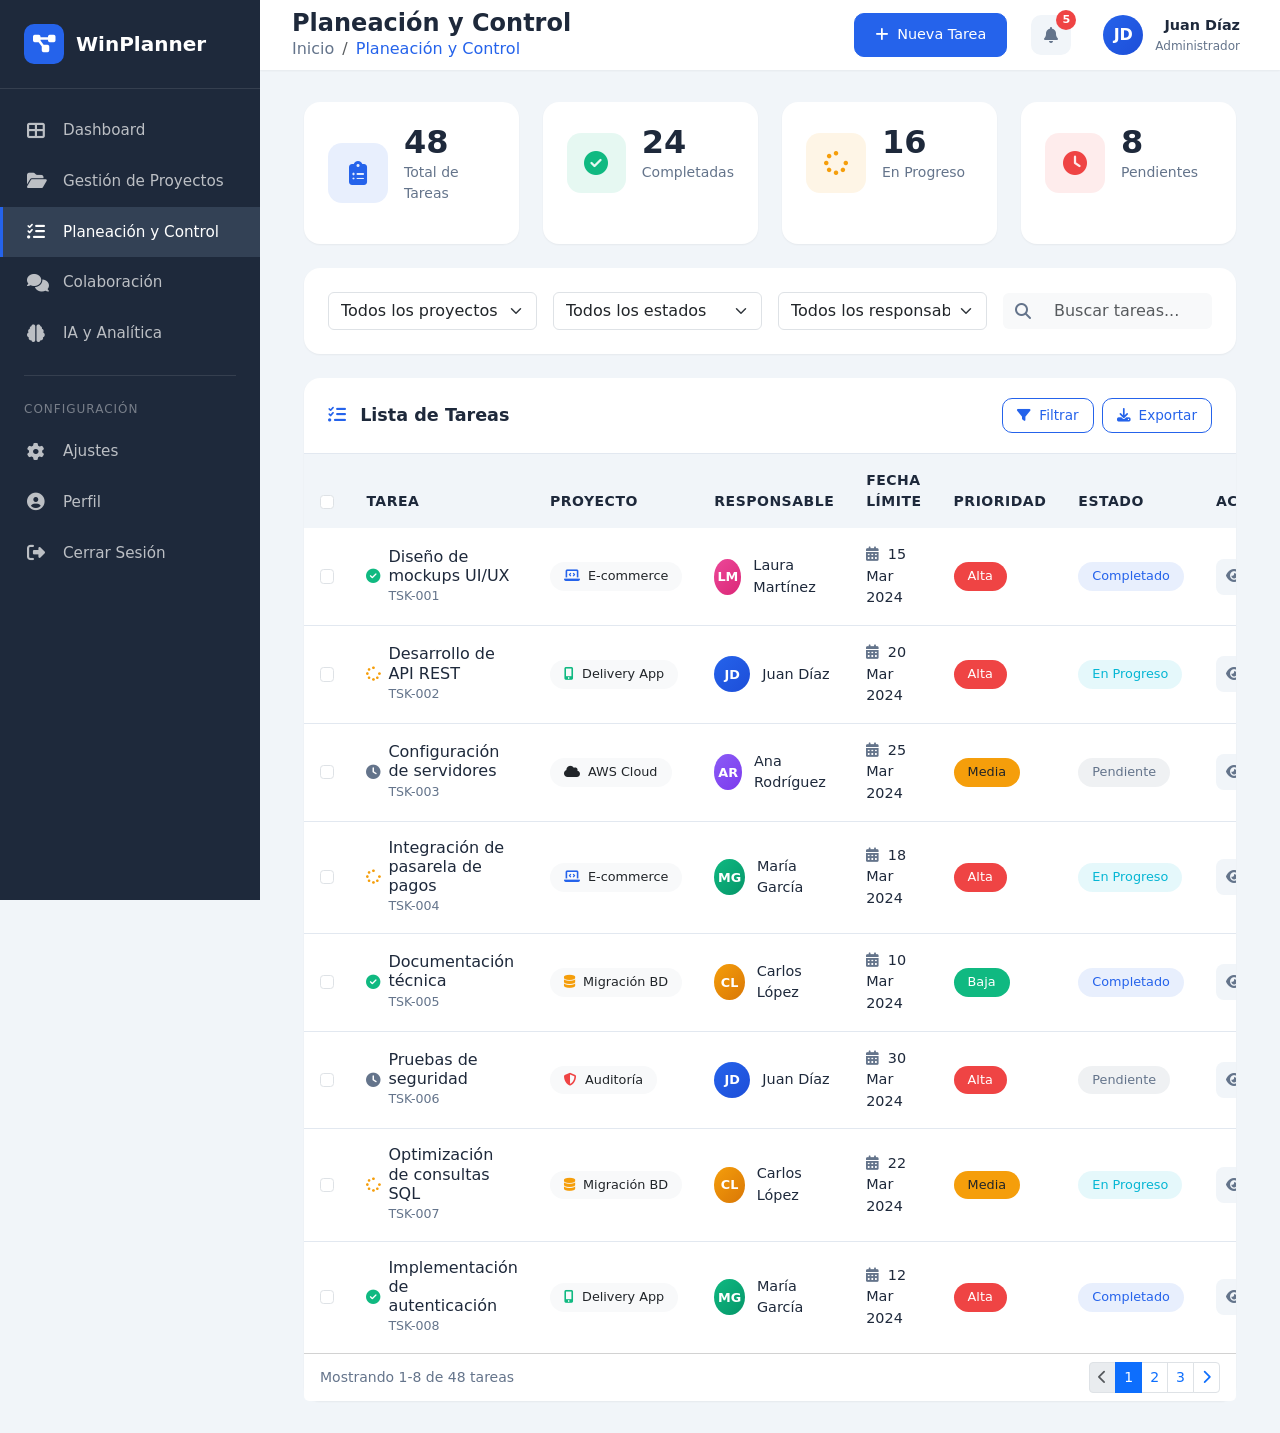
<file: planeacion_control.html>
<!DOCTYPE html>
<html lang="es">
<head>
    <meta charset="UTF-8">
    <meta name="viewport" content="width=device-width, initial-scale=1.0">
    <title>WinPlanner - Planeación y Control</title>
    <!-- Bootstrap 5 CSS -->
    <link href="https://cdn.jsdelivr.net/npm/bootstrap@5.3.2/dist/css/bootstrap.min.css" rel="stylesheet">
    <!-- Font Awesome -->
    <link rel="stylesheet" href="https://cdnjs.cloudflare.com/ajax/libs/font-awesome/6.4.2/css/all.min.css">
    <!-- Estilos Personalizados -->
    <link rel="stylesheet" href="styles.css">
</head>
<body>
    <!-- Sidebar -->
    <nav class="sidebar" id="sidebar">
        <div class="sidebar-header">
            <div class="sidebar-logo">
                <i class="fas fa-project-diagram"></i>
            </div>
            <h4 class="sidebar-brand">WinPlanner</h4>
        </div>
        
        <div class="sidebar-menu">
            <a href="dashboard.html" class="sidebar-item">
                <i class="fas fa-th-large"></i>
                <span>Dashboard</span>
            </a>
            <a href="gestion_proyectos.html" class="sidebar-item">
                <i class="fas fa-folder-open"></i>
                <span>Gestión de Proyectos</span>
            </a>
            <a href="planeacion_control.html" class="sidebar-item active">
                <i class="fas fa-tasks"></i>
                <span>Planeación y Control</span>
            </a>
            <a href="colaboracion.html" class="sidebar-item">
                <i class="fas fa-comments"></i>
                <span>Colaboración</span>
            </a>
            <a href="ia_analitica.html" class="sidebar-item">
                <i class="fas fa-brain"></i>
                <span>IA y Analítica</span>
            </a>
            
            <div class="sidebar-divider"></div>
            <div class="sidebar-section-title">Configuración</div>
            
            <a href="#" class="sidebar-item">
                <i class="fas fa-cog"></i>
                <span>Ajustes</span>
            </a>
            <a href="#" class="sidebar-item">
                <i class="fas fa-user-circle"></i>
                <span>Perfil</span>
            </a>
            <a href="index.html" class="sidebar-item">
                <i class="fas fa-sign-out-alt"></i>
                <span>Cerrar Sesión</span>
            </a>
        </div>
    </nav>

    <!-- Topbar -->
    <header class="topbar">
        <div class="topbar-left">
            <button class="menu-toggle" id="menuToggle">
                <i class="fas fa-bars"></i>
            </button>
            <div>
                <h2 class="page-title">Planeación y Control</h2>
                <nav aria-label="breadcrumb">
                    <ol class="breadcrumb">
                        <li class="breadcrumb-item"><a href="dashboard.html">Inicio</a></li>
                        <li class="breadcrumb-item active">Planeación y Control</li>
                    </ol>
                </nav>
            </div>
        </div>
        
        <div class="topbar-right">
            <button class="btn btn-primary" data-bs-toggle="modal" data-bs-target="#newTaskModal">
                <i class="fas fa-plus"></i>
                Nueva Tarea
            </button>
            <div class="topbar-icon">
                <i class="fas fa-bell"></i>
                <span class="notification-badge">5</span>
            </div>
            <div class="user-profile">
                <div class="user-avatar">JD</div>
                <div class="user-info">
                    <p class="user-name">Juan Díaz</p>
                    <p class="user-role">Administrador</p>
                </div>
            </div>
        </div>
    </header>

    <!-- Contenido Principal -->
    <main class="main-content">
        <div class="container-fluid">
            <!-- Resumen de Tareas -->
            <div class="row g-4 mb-4">
                <div class="col-md-3">
                    <div class="card">
                        <div class="card-body">
                            <div class="metric-card">
                                <div class="metric-icon blue">
                                    <i class="fas fa-clipboard-list"></i>
                                </div>
                                <div class="metric-info">
                                    <h3 class="metric-value">48</h3>
                                    <p class="metric-label">Total de Tareas</p>
                                </div>
                            </div>
                        </div>
                    </div>
                </div>
                <div class="col-md-3">
                    <div class="card">
                        <div class="card-body">
                            <div class="metric-card">
                                <div class="metric-icon green">
                                    <i class="fas fa-check-circle"></i>
                                </div>
                                <div class="metric-info">
                                    <h3 class="metric-value">24</h3>
                                    <p class="metric-label">Completadas</p>
                                </div>
                            </div>
                        </div>
                    </div>
                </div>
                <div class="col-md-3">
                    <div class="card">
                        <div class="card-body">
                            <div class="metric-card">
                                <div class="metric-icon orange">
                                    <i class="fas fa-spinner"></i>
                                </div>
                                <div class="metric-info">
                                    <h3 class="metric-value">16</h3>
                                    <p class="metric-label">En Progreso</p>
                                </div>
                            </div>
                        </div>
                    </div>
                </div>
                <div class="col-md-3">
                    <div class="card">
                        <div class="card-body">
                            <div class="metric-card">
                                <div class="metric-icon red">
                                    <i class="fas fa-clock"></i>
                                </div>
                                <div class="metric-info">
                                    <h3 class="metric-value">8</h3>
                                    <p class="metric-label">Pendientes</p>
                                </div>
                            </div>
                        </div>
                    </div>
                </div>
            </div>

            <!-- Filtros -->
            <div class="row mb-4">
                <div class="col-12">
                    <div class="card">
                        <div class="card-body">
                            <div class="row g-3 align-items-center">
                                <div class="col-md-3">
                                    <select class="form-select">
                                        <option value="">Todos los proyectos</option>
                                        <option value="1">Desarrollo Web E-commerce</option>
                                        <option value="2">App Móvil de Delivery</option>
                                        <option value="3">Migración de Base de Datos</option>
                                    </select>
                                </div>
                                <div class="col-md-3">
                                    <select class="form-select">
                                        <option value="">Todos los estados</option>
                                        <option value="completado">Completado</option>
                                        <option value="progreso">En Progreso</option>
                                        <option value="pendiente">Pendiente</option>
                                    </select>
                                </div>
                                <div class="col-md-3">
                                    <select class="form-select">
                                        <option value="">Todos los responsables</option>
                                        <option value="juan">Juan Díaz</option>
                                        <option value="maria">María García</option>
                                        <option value="carlos">Carlos López</option>
                                    </select>
                                </div>
                                <div class="col-md-3">
                                    <div class="input-group">
                                        <span class="input-group-text bg-light border-0">
                                            <i class="fas fa-search text-muted"></i>
                                        </span>
                                        <input type="text" class="form-control border-0 bg-light" placeholder="Buscar tareas...">
                                    </div>
                                </div>
                            </div>
                        </div>
                    </div>
                </div>
            </div>

            <!-- Tabla de Tareas -->
            <div class="row">
                <div class="col-12">
                    <div class="card slide-in-left">
                        <div class="card-header">
                            <h5 class="card-title">
                                <i class="fas fa-tasks text-primary me-2"></i>
                                Lista de Tareas
                            </h5>
                            <div class="d-flex gap-2">
                                <button class="btn btn-sm btn-outline-primary">
                                    <i class="fas fa-filter"></i>
                                    Filtrar
                                </button>
                                <button class="btn btn-sm btn-outline-primary">
                                    <i class="fas fa-download"></i>
                                    Exportar
                                </button>
                            </div>
                        </div>
                        <div class="card-body p-0">
                            <div class="table-container">
                                <table class="table">
                                    <thead>
                                        <tr>
                                            <th style="width: 40px;">
                                                <input type="checkbox" class="form-check-input">
                                            </th>
                                            <th>Tarea</th>
                                            <th>Proyecto</th>
                                            <th>Responsable</th>
                                            <th>Fecha Límite</th>
                                            <th>Prioridad</th>
                                            <th>Estado</th>
                                            <th>Acciones</th>
                                        </tr>
                                    </thead>
                                    <tbody>
                                        <tr>
                                            <td>
                                                <input type="checkbox" class="form-check-input">
                                            </td>
                                            <td>
                                                <div class="d-flex align-items-center">
                                                    <i class="fas fa-check-circle text-success me-2"></i>
                                                    <div>
                                                        <h6 class="mb-0">Diseño de mockups UI/UX</h6>
                                                        <small class="text-muted">TSK-001</small>
                                                    </div>
                                                </div>
                                            </td>
                                            <td>
                                                <span class="badge bg-light text-dark">
                                                    <i class="fas fa-laptop-code text-primary me-1"></i>
                                                    E-commerce
                                                </span>
                                            </td>
                                            <td>
                                                <div class="d-flex align-items-center">
                                                    <span class="table-avatar" style="background: linear-gradient(135deg, #EC4899 0%, #DB2777 100%);">LM</span>
                                                    <span>Laura Martínez</span>
                                                </div>
                                            </td>
                                            <td>
                                                <i class="fas fa-calendar-alt text-muted me-1"></i>
                                                15 Mar 2024
                                            </td>
                                            <td>
                                                <span class="badge bg-danger">Alta</span>
                                            </td>
                                            <td><span class="badge badge-completed">Completado</span></td>
                                            <td>
                                                <button class="btn-action" title="Ver detalles">
                                                    <i class="fas fa-eye"></i>
                                                </button>
                                                <button class="btn-action" title="Editar">
                                                    <i class="fas fa-edit"></i>
                                                </button>
                                            </td>
                                        </tr>
                                        
                                        <tr>
                                            <td>
                                                <input type="checkbox" class="form-check-input">
                                            </td>
                                            <td>
                                                <div class="d-flex align-items-center">
                                                    <i class="fas fa-spinner text-warning me-2"></i>
                                                    <div>
                                                        <h6 class="mb-0">Desarrollo de API REST</h6>
                                                        <small class="text-muted">TSK-002</small>
                                                    </div>
                                                </div>
                                            </td>
                                            <td>
                                                <span class="badge bg-light text-dark">
                                                    <i class="fas fa-mobile-alt text-success me-1"></i>
                                                    Delivery App
                                                </span>
                                            </td>
                                            <td>
                                                <div class="d-flex align-items-center">
                                                    <span class="table-avatar">JD</span>
                                                    <span>Juan Díaz</span>
                                                </div>
                                            </td>
                                            <td>
                                                <i class="fas fa-calendar-alt text-muted me-1"></i>
                                                20 Mar 2024
                                            </td>
                                            <td>
                                                <span class="badge bg-danger">Alta</span>
                                            </td>
                                            <td><span class="badge badge-progress">En Progreso</span></td>
                                            <td>
                                                <button class="btn-action" title="Ver detalles">
                                                    <i class="fas fa-eye"></i>
                                                </button>
                                                <button class="btn-action" title="Editar">
                                                    <i class="fas fa-edit"></i>
                                                </button>
                                            </td>
                                        </tr>
                                        
                                        <tr>
                                            <td>
                                                <input type="checkbox" class="form-check-input">
                                            </td>
                                            <td>
                                                <div class="d-flex align-items-center">
                                                    <i class="fas fa-clock text-muted me-2"></i>
                                                    <div>
                                                        <h6 class="mb-0">Configuración de servidores</h6>
                                                        <small class="text-muted">TSK-003</small>
                                                    </div>
                                                </div>
                                            </td>
                                            <td>
                                                <span class="badge bg-light text-dark">
                                                    <i class="fas fa-cloud text-purple me-1"></i>
                                                    AWS Cloud
                                                </span>
                                            </td>
                                            <td>
                                                <div class="d-flex align-items-center">
                                                    <span class="table-avatar" style="background: linear-gradient(135deg, #8B5CF6 0%, #7C3AED 100%);">AR</span>
                                                    <span>Ana Rodríguez</span>
                                                </div>
                                            </td>
                                            <td>
                                                <i class="fas fa-calendar-alt text-muted me-1"></i>
                                                25 Mar 2024
                                            </td>
                                            <td>
                                                <span class="badge bg-warning text-dark">Media</span>
                                            </td>
                                            <td><span class="badge badge-pending">Pendiente</span></td>
                                            <td>
                                                <button class="btn-action" title="Ver detalles">
                                                    <i class="fas fa-eye"></i>
                                                </button>
                                                <button class="btn-action" title="Editar">
                                                    <i class="fas fa-edit"></i>
                                                </button>
                                            </td>
                                        </tr>
                                        
                                        <tr>
                                            <td>
                                                <input type="checkbox" class="form-check-input">
                                            </td>
                                            <td>
                                                <div class="d-flex align-items-center">
                                                    <i class="fas fa-spinner text-warning me-2"></i>
                                                    <div>
                                                        <h6 class="mb-0">Integración de pasarela de pagos</h6>
                                                        <small class="text-muted">TSK-004</small>
                                                    </div>
                                                </div>
                                            </td>
                                            <td>
                                                <span class="badge bg-light text-dark">
                                                    <i class="fas fa-laptop-code text-primary me-1"></i>
                                                    E-commerce
                                                </span>
                                            </td>
                                            <td>
                                                <div class="d-flex align-items-center">
                                                    <span class="table-avatar" style="background: linear-gradient(135deg, #10B981 0%, #059669 100%);">MG</span>
                                                    <span>María García</span>
                                                </div>
                                            </td>
                                            <td>
                                                <i class="fas fa-calendar-alt text-muted me-1"></i>
                                                18 Mar 2024
                                            </td>
                                            <td>
                                                <span class="badge bg-danger">Alta</span>
                                            </td>
                                            <td><span class="badge badge-progress">En Progreso</span></td>
                                            <td>
                                                <button class="btn-action" title="Ver detalles">
                                                    <i class="fas fa-eye"></i>
                                                </button>
                                                <button class="btn-action" title="Editar">
                                                    <i class="fas fa-edit"></i>
                                                </button>
                                            </td>
                                        </tr>
                                        
                                        <tr>
                                            <td>
                                                <input type="checkbox" class="form-check-input">
                                            </td>
                                            <td>
                                                <div class="d-flex align-items-center">
                                                    <i class="fas fa-check-circle text-success me-2"></i>
                                                    <div>
                                                        <h6 class="mb-0">Documentación técnica</h6>
                                                        <small class="text-muted">TSK-005</small>
                                                    </div>
                                                </div>
                                            </td>
                                            <td>
                                                <span class="badge bg-light text-dark">
                                                    <i class="fas fa-database text-warning me-1"></i>
                                                    Migración BD
                                                </span>
                                            </td>
                                            <td>
                                                <div class="d-flex align-items-center">
                                                    <span class="table-avatar" style="background: linear-gradient(135deg, #F59E0B 0%, #D97706 100%);">CL</span>
                                                    <span>Carlos López</span>
                                                </div>
                                            </td>
                                            <td>
                                                <i class="fas fa-calendar-alt text-muted me-1"></i>
                                                10 Mar 2024
                                            </td>
                                            <td>
                                                <span class="badge bg-success">Baja</span>
                                            </td>
                                            <td><span class="badge badge-completed">Completado</span></td>
                                            <td>
                                                <button class="btn-action" title="Ver detalles">
                                                    <i class="fas fa-eye"></i>
                                                </button>
                                                <button class="btn-action" title="Editar">
                                                    <i class="fas fa-edit"></i>
                                                </button>
                                            </td>
                                        </tr>
                                        
                                        <tr>
                                            <td>
                                                <input type="checkbox" class="form-check-input">
                                            </td>
                                            <td>
                                                <div class="d-flex align-items-center">
                                                    <i class="fas fa-clock text-muted me-2"></i>
                                                    <div>
                                                        <h6 class="mb-0">Pruebas de seguridad</h6>
                                                        <small class="text-muted">TSK-006</small>
                                                    </div>
                                                </div>
                                            </td>
                                            <td>
                                                <span class="badge bg-light text-dark">
                                                    <i class="fas fa-shield-alt text-danger me-1"></i>
                                                    Auditoría
                                                </span>
                                            </td>
                                            <td>
                                                <div class="d-flex align-items-center">
                                                    <span class="table-avatar">JD</span>
                                                    <span>Juan Díaz</span>
                                                </div>
                                            </td>
                                            <td>
                                                <i class="fas fa-calendar-alt text-muted me-1"></i>
                                                30 Mar 2024
                                            </td>
                                            <td>
                                                <span class="badge bg-danger">Alta</span>
                                            </td>
                                            <td><span class="badge badge-pending">Pendiente</span></td>
                                            <td>
                                                <button class="btn-action" title="Ver detalles">
                                                    <i class="fas fa-eye"></i>
                                                </button>
                                                <button class="btn-action" title="Editar">
                                                    <i class="fas fa-edit"></i>
                                                </button>
                                            </td>
                                        </tr>
                                        
                                        <tr>
                                            <td>
                                                <input type="checkbox" class="form-check-input">
                                            </td>
                                            <td>
                                                <div class="d-flex align-items-center">
                                                    <i class="fas fa-spinner text-warning me-2"></i>
                                                    <div>
                                                        <h6 class="mb-0">Optimización de consultas SQL</h6>
                                                        <small class="text-muted">TSK-007</small>
                                                    </div>
                                                </div>
                                            </td>
                                            <td>
                                                <span class="badge bg-light text-dark">
                                                    <i class="fas fa-database text-warning me-1"></i>
                                                    Migración BD
                                                </span>
                                            </td>
                                            <td>
                                                <div class="d-flex align-items-center">
                                                    <span class="table-avatar" style="background: linear-gradient(135deg, #F59E0B 0%, #D97706 100%);">CL</span>
                                                    <span>Carlos López</span>
                                                </div>
                                            </td>
                                            <td>
                                                <i class="fas fa-calendar-alt text-muted me-1"></i>
                                                22 Mar 2024
                                            </td>
                                            <td>
                                                <span class="badge bg-warning text-dark">Media</span>
                                            </td>
                                            <td><span class="badge badge-progress">En Progreso</span></td>
                                            <td>
                                                <button class="btn-action" title="Ver detalles">
                                                    <i class="fas fa-eye"></i>
                                                </button>
                                                <button class="btn-action" title="Editar">
                                                    <i class="fas fa-edit"></i>
                                                </button>
                                            </td>
                                        </tr>
                                        
                                        <tr>
                                            <td>
                                                <input type="checkbox" class="form-check-input">
                                            </td>
                                            <td>
                                                <div class="d-flex align-items-center">
                                                    <i class="fas fa-check-circle text-success me-2"></i>
                                                    <div>
                                                        <h6 class="mb-0">Implementación de autenticación</h6>
                                                        <small class="text-muted">TSK-008</small>
                                                    </div>
                                                </div>
                                            </td>
                                            <td>
                                                <span class="badge bg-light text-dark">
                                                    <i class="fas fa-mobile-alt text-success me-1"></i>
                                                    Delivery App
                                                </span>
                                            </td>
                                            <td>
                                                <div class="d-flex align-items-center">
                                                    <span class="table-avatar" style="background: linear-gradient(135deg, #10B981 0%, #059669 100%);">MG</span>
                                                    <span>María García</span>
                                                </div>
                                            </td>
                                            <td>
                                                <i class="fas fa-calendar-alt text-muted me-1"></i>
                                                12 Mar 2024
                                            </td>
                                            <td>
                                                <span class="badge bg-danger">Alta</span>
                                            </td>
                                            <td><span class="badge badge-completed">Completado</span></td>
                                            <td>
                                                <button class="btn-action" title="Ver detalles">
                                                    <i class="fas fa-eye"></i>
                                                </button>
                                                <button class="btn-action" title="Editar">
                                                    <i class="fas fa-edit"></i>
                                                </button>
                                            </td>
                                        </tr>
                                    </tbody>
                                </table>
                            </div>
                        </div>
                        <div class="card-footer bg-white">
                            <div class="d-flex justify-content-between align-items-center">
                                <small class="text-muted">Mostrando 1-8 de 48 tareas</small>
                                <nav aria-label="Page navigation">
                                    <ul class="pagination pagination-sm mb-0">
                                        <li class="page-item disabled">
                                            <a class="page-link" href="#"><i class="fas fa-chevron-left"></i></a>
                                        </li>
                                        <li class="page-item active"><a class="page-link" href="#">1</a></li>
                                        <li class="page-item"><a class="page-link" href="#">2</a></li>
                                        <li class="page-item"><a class="page-link" href="#">3</a></li>
                                        <li class="page-item">
                                            <a class="page-link" href="#"><i class="fas fa-chevron-right"></i></a>
                                        </li>
                                    </ul>
                                </nav>
                            </div>
                        </div>
                    </div>
                </div>
            </div>
        </div>
    </main>

    <!-- Modal Nueva Tarea -->
    <div class="modal fade" id="newTaskModal" tabindex="-1">
        <div class="modal-dialog">
            <div class="modal-content">
                <div class="modal-header">
                    <h5 class="modal-title">
                        <i class="fas fa-plus-circle text-primary me-2"></i>
                        Nueva Tarea
                    </h5>
                    <button type="button" class="btn-close" data-bs-dismiss="modal"></button>
                </div>
                <div class="modal-body">
                    <form>
                        <div class="mb-3">
                            <label class="form-label">Nombre de la Tarea</label>
                            <input type="text" class="form-control" placeholder="Ingrese el nombre de la tarea">
                        </div>
                        <div class="mb-3">
                            <label class="form-label">Proyecto</label>
                            <select class="form-select">
                                <option value="">Seleccionar proyecto</option>
                                <option value="1">Desarrollo Web E-commerce</option>
                                <option value="2">App Móvil de Delivery</option>
                                <option value="3">Migración de Base de Datos</option>
                            </select>
                        </div>
                        <div class="mb-3">
                            <label class="form-label">Responsable</label>
                            <select class="form-select">
                                <option value="">Seleccionar responsable</option>
                                <option value="juan">Juan Díaz</option>
                                <option value="maria">María García</option>
                                <option value="carlos">Carlos López</option>
                            </select>
                        </div>
                        <div class="row">
                            <div class="col-md-6 mb-3">
                                <label class="form-label">Fecha Límite</label>
                                <input type="date" class="form-control">
                            </div>
                            <div class="col-md-6 mb-3">
                                <label class="form-label">Prioridad</label>
                                <select class="form-select">
                                    <option value="alta">Alta</option>
                                    <option value="media">Media</option>
                                    <option value="baja">Baja</option>
                                </select>
                            </div>
                        </div>
                        <div class="mb-3">
                            <label class="form-label">Descripción</label>
                            <textarea class="form-control" rows="3" placeholder="Describa la tarea..."></textarea>
                        </div>
                    </form>
                </div>
                <div class="modal-footer">
                    <button type="button" class="btn btn-outline-secondary" data-bs-dismiss="modal">Cancelar</button>
                    <button type="button" class="btn btn-primary">
                        <i class="fas fa-save me-2"></i>
                        Guardar Tarea
                    </button>
                </div>
            </div>
        </div>
    </div>

    <!-- Bootstrap 5 JS -->
    <script src="https://cdn.jsdelivr.net/npm/bootstrap@5.3.2/dist/js/bootstrap.bundle.min.js"></script>
    
    <script>
        // Toggle Sidebar en móvil
        document.getElementById('menuToggle').addEventListener('click', function() {
            document.getElementById('sidebar').classList.toggle('show');
        });
    </script>
</body>
</html>
</file>
<file: styles.css>
/* ============================================
   WinPlanner - Sistema de Gestión de Proyectos
   Estilos Personalizados
   ============================================ */

/* Variables CSS */
:root {
    --color-primary: #2563EB;
    --color-primary-dark: #1D4ED8;
    --color-primary-light: #3B82F6;
    --color-sidebar: #1E293B;
    --color-sidebar-hover: #334155;
    --color-bg: #F1F5F9;
    --color-card: #FFFFFF;
    --color-text: #1E293B;
    --color-text-muted: #64748B;
    --color-border: #E2E8F0;
    --color-success: #10B981;
    --color-warning: #F59E0B;
    --color-danger: #EF4444;
    --color-info: #06B6D4;
    --shadow-sm: 0 1px 2px 0 rgba(0, 0, 0, 0.05);
    --shadow-md: 0 4px 6px -1px rgba(0, 0, 0, 0.1), 0 2px 4px -1px rgba(0, 0, 0, 0.06);
    --shadow-lg: 0 10px 15px -3px rgba(0, 0, 0, 0.1), 0 4px 6px -2px rgba(0, 0, 0, 0.05);
    --transition: all 0.3s ease;
}

/* Reset y Base */
* {
    margin: 0;
    padding: 0;
    box-sizing: border-box;
}

body {
    font-family: 'Segoe UI', system-ui, -apple-system, sans-serif;
    background-color: var(--color-bg);
    color: var(--color-text);
    overflow-x: hidden;
}

/* ============================================
   PANTALLA DE CARGA
   ============================================ */
.loading-screen {
    position: fixed;
    top: 0;
    left: 0;
    width: 100%;
    height: 100%;
    background: linear-gradient(135deg, var(--color-primary) 0%, var(--color-primary-dark) 100%);
    display: flex;
    flex-direction: column;
    justify-content: center;
    align-items: center;
    z-index: 9999;
}

.loading-logo {
    font-size: 4rem;
    color: white;
    margin-bottom: 2rem;
    animation: pulse 2s infinite;
}

.loading-text {
    color: white;
    font-size: 1.5rem;
    font-weight: 300;
    letter-spacing: 2px;
    margin-bottom: 2rem;
}

.loading-spinner {
    width: 60px;
    height: 60px;
    border: 4px solid rgba(255, 255, 255, 0.3);
    border-top-color: white;
    border-radius: 50%;
    animation: spin 1s linear infinite;
}

.loading-bar {
    width: 300px;
    height: 4px;
    background: rgba(255, 255, 255, 0.2);
    border-radius: 2px;
    margin-top: 2rem;
    overflow: hidden;
}

.loading-bar-fill {
    height: 100%;
    background: white;
    border-radius: 2px;
    animation: loadingProgress 2.5s ease-in-out forwards;
}

@keyframes pulse {
    0%, 100% { transform: scale(1); opacity: 1; }
    50% { transform: scale(1.1); opacity: 0.8; }
}

@keyframes spin {
    to { transform: rotate(360deg); }
}

@keyframes loadingProgress {
    0% { width: 0%; }
    100% { width: 100%; }
}

/* ============================================
   SIDEBAR
   ============================================ */
.sidebar {
    position: fixed;
    top: 0;
    left: 0;
    width: 260px;
    height: 100vh;
    background-color: var(--color-sidebar);
    z-index: 1000;
    transition: var(--transition);
    overflow-y: auto;
}

.sidebar-header {
    padding: 1.5rem;
    border-bottom: 1px solid rgba(255, 255, 255, 0.1);
    display: flex;
    align-items: center;
    gap: 0.75rem;
}

.sidebar-logo {
    width: 40px;
    height: 40px;
    background: var(--color-primary);
    border-radius: 10px;
    display: flex;
    align-items: center;
    justify-content: center;
    color: white;
    font-size: 1.25rem;
}

.sidebar-brand {
    color: white;
    font-size: 1.25rem;
    font-weight: 600;
    margin: 0;
}

.sidebar-menu {
    padding: 1rem 0;
}

.sidebar-item {
    display: flex;
    align-items: center;
    padding: 0.875rem 1.5rem;
    color: rgba(255, 255, 255, 0.7);
    text-decoration: none;
    transition: var(--transition);
    border-left: 3px solid transparent;
}

.sidebar-item:hover,
.sidebar-item.active {
    background-color: var(--color-sidebar-hover);
    color: white;
    border-left-color: var(--color-primary);
}

.sidebar-item i {
    width: 24px;
    margin-right: 0.75rem;
    font-size: 1.1rem;
}

.sidebar-item span {
    font-size: 0.95rem;
    font-weight: 500;
}

.sidebar-divider {
    height: 1px;
    background: rgba(255, 255, 255, 0.1);
    margin: 1rem 1.5rem;
}

.sidebar-section-title {
    color: rgba(255, 255, 255, 0.4);
    font-size: 0.75rem;
    text-transform: uppercase;
    letter-spacing: 1px;
    padding: 0.5rem 1.5rem;
    margin-top: 0.5rem;
}

/* ============================================
   TOPBAR
   ============================================ */
.topbar {
    position: fixed;
    top: 0;
    left: 260px;
    right: 0;
    height: 70px;
    background: white;
    box-shadow: var(--shadow-sm);
    z-index: 999;
    display: flex;
    align-items: center;
    justify-content: space-between;
    padding: 0 2rem;
}

.topbar-left {
    display: flex;
    align-items: center;
    gap: 1rem;
}

.menu-toggle {
    display: none;
    background: none;
    border: none;
    font-size: 1.25rem;
    color: var(--color-text);
    cursor: pointer;
}

.page-title {
    font-size: 1.5rem;
    font-weight: 600;
    color: var(--color-text);
    margin: 0;
}

.breadcrumb {
    margin: 0;
    padding: 0;
    background: none;
}

.breadcrumb-item a {
    color: var(--color-text-muted);
    text-decoration: none;
}

.breadcrumb-item.active {
    color: var(--color-primary);
}

.topbar-right {
    display: flex;
    align-items: center;
    gap: 1.5rem;
}

.topbar-icon {
    position: relative;
    width: 40px;
    height: 40px;
    border-radius: 10px;
    background: var(--color-bg);
    display: flex;
    align-items: center;
    justify-content: center;
    color: var(--color-text-muted);
    cursor: pointer;
    transition: var(--transition);
}

.topbar-icon:hover {
    background: var(--color-primary);
    color: white;
}

.notification-badge {
    position: absolute;
    top: -5px;
    right: -5px;
    width: 20px;
    height: 20px;
    background: var(--color-danger);
    color: white;
    font-size: 0.7rem;
    font-weight: 600;
    border-radius: 50%;
    display: flex;
    align-items: center;
    justify-content: center;
}

.user-profile {
    display: flex;
    align-items: center;
    gap: 0.75rem;
    cursor: pointer;
    padding: 0.5rem;
    border-radius: 10px;
    transition: var(--transition);
}

.user-profile:hover {
    background: var(--color-bg);
}

.user-avatar {
    width: 40px;
    height: 40px;
    border-radius: 50%;
    background: linear-gradient(135deg, var(--color-primary) 0%, var(--color-primary-dark) 100%);
    display: flex;
    align-items: center;
    justify-content: center;
    color: white;
    font-weight: 600;
}

.user-info {
    text-align: right;
}

.user-name {
    font-size: 0.9rem;
    font-weight: 600;
    color: var(--color-text);
    margin: 0;
}

.user-role {
    font-size: 0.75rem;
    color: var(--color-text-muted);
    margin: 0;
}

/* ============================================
   CONTENIDO PRINCIPAL
   ============================================ */
.main-content {
    margin-left: 260px;
    margin-top: 70px;
    padding: 2rem;
    min-height: calc(100vh - 70px);
}

/* ============================================
   TARJETAS (CARDS)
   ============================================ */
.card {
    background: var(--color-card);
    border: none;
    border-radius: 16px;
    box-shadow: var(--shadow-sm);
    transition: var(--transition);
    height: 100%;
}

.card:hover {
    box-shadow: var(--shadow-md);
    transform: translateY(-2px);
}

.card-header {
    background: none;
    border-bottom: 1px solid var(--color-border);
    padding: 1.25rem 1.5rem;
    display: flex;
    align-items: center;
    justify-content: space-between;
}

.card-title {
    font-size: 1.1rem;
    font-weight: 600;
    color: var(--color-text);
    margin: 0;
}

.card-body {
    padding: 1.5rem;
}

/* Tarjetas de Métricas */
.metric-card {
    display: flex;
    align-items: center;
    gap: 1rem;
}

.metric-icon {
    width: 60px;
    height: 60px;
    border-radius: 14px;
    display: flex;
    align-items: center;
    justify-content: center;
    font-size: 1.5rem;
}

.metric-icon.blue {
    background: rgba(37, 99, 235, 0.1);
    color: var(--color-primary);
}

.metric-icon.green {
    background: rgba(16, 185, 129, 0.1);
    color: var(--color-success);
}

.metric-icon.orange {
    background: rgba(245, 158, 11, 0.1);
    color: var(--color-warning);
}

.metric-icon.red {
    background: rgba(239, 68, 68, 0.1);
    color: var(--color-danger);
}

.metric-icon.purple {
    background: rgba(139, 92, 246, 0.1);
    color: #8B5CF6;
}

.metric-info {
    flex: 1;
}

.metric-value {
    font-size: 2rem;
    font-weight: 700;
    color: var(--color-text);
    line-height: 1;
    margin-bottom: 0.25rem;
}

.metric-label {
    font-size: 0.875rem;
    color: var(--color-text-muted);
}

.metric-change {
    display: inline-flex;
    align-items: center;
    gap: 0.25rem;
    font-size: 0.8rem;
    font-weight: 500;
    padding: 0.25rem 0.5rem;
    border-radius: 6px;
    margin-top: 0.5rem;
}

.metric-change.positive {
    background: rgba(16, 185, 129, 0.1);
    color: var(--color-success);
}

.metric-change.negative {
    background: rgba(239, 68, 68, 0.1);
    color: var(--color-danger);
}

/* ============================================
   BADGES Y ESTADOS
   ============================================ */
.badge {
    padding: 0.5rem 0.875rem;
    border-radius: 20px;
    font-size: 0.8rem;
    font-weight: 500;
}

.badge-active {
    background: rgba(16, 185, 129, 0.1);
    color: var(--color-success);
}

.badge-paused {
    background: rgba(245, 158, 11, 0.1);
    color: var(--color-warning);
}

.badge-completed {
    background: rgba(37, 99, 235, 0.1);
    color: var(--color-primary);
}

.badge-risk {
    background: rgba(239, 68, 68, 0.1);
    color: var(--color-danger);
}

.badge-pending {
    background: rgba(100, 116, 139, 0.1);
    color: var(--color-text-muted);
}

.badge-progress {
    background: rgba(6, 182, 212, 0.1);
    color: var(--color-info);
}

/* ============================================
   TABLAS
   ============================================ */
.table-container {
    overflow-x: auto;
}

.table {
    width: 100%;
    margin-bottom: 0;
}

.table thead th {
    background: var(--color-bg);
    color: var(--color-text);
    font-weight: 600;
    font-size: 0.875rem;
    padding: 1rem;
    border: none;
    text-transform: uppercase;
    letter-spacing: 0.5px;
}

.table tbody td {
    padding: 1rem;
    vertical-align: middle;
    border-bottom: 1px solid var(--color-border);
    color: var(--color-text);
    font-size: 0.9rem;
}

.table tbody tr:hover {
    background: rgba(37, 99, 235, 0.02);
}

.table tbody tr:last-child td {
    border-bottom: none;
}

/* Avatar en tabla */
.table-avatar {
    width: 36px;
    height: 36px;
    border-radius: 50%;
    background: linear-gradient(135deg, var(--color-primary) 0%, var(--color-primary-dark) 100%);
    display: inline-flex;
    align-items: center;
    justify-content: center;
    color: white;
    font-size: 0.8rem;
    font-weight: 600;
    margin-right: 0.75rem;
}

/* Barra de progreso en tabla */
.table-progress {
    width: 150px;
}

.progress {
    height: 8px;
    background: var(--color-border);
    border-radius: 4px;
    overflow: hidden;
}

.progress-bar {
    border-radius: 4px;
    transition: width 0.6s ease;
}

/* ============================================
   BOTONES
   ============================================ */
.btn {
    padding: 0.625rem 1.25rem;
    border-radius: 10px;
    font-weight: 500;
    font-size: 0.9rem;
    transition: var(--transition);
    display: inline-flex;
    align-items: center;
    gap: 0.5rem;
}

.btn-primary {
    background: var(--color-primary);
    border-color: var(--color-primary);
}

.btn-primary:hover {
    background: var(--color-primary-dark);
    border-color: var(--color-primary-dark);
    transform: translateY(-1px);
    box-shadow: 0 4px 12px rgba(37, 99, 235, 0.3);
}

.btn-outline-primary {
    color: var(--color-primary);
    border-color: var(--color-primary);
}

.btn-outline-primary:hover {
    background: var(--color-primary);
    border-color: var(--color-primary);
}

.btn-sm {
    padding: 0.4rem 0.875rem;
    font-size: 0.85rem;
}

.btn-action {
    width: 36px;
    height: 36px;
    padding: 0;
    border-radius: 8px;
    display: inline-flex;
    align-items: center;
    justify-content: center;
    background: var(--color-bg);
    border: none;
    color: var(--color-text-muted);
    transition: var(--transition);
}

.btn-action:hover {
    background: var(--color-primary);
    color: white;
}

/* ============================================
   GRÁFICAS
   ============================================ */
.chart-container {
    position: relative;
    height: 300px;
    width: 100%;
}

.chart-container-lg {
    height: 400px;
}

/* ============================================
   MÓDULO DE COLABORACIÓN (CHAT)
   ============================================ */
.chat-container {
    display: flex;
    flex-direction: column;
    height: 600px;
}

.chat-messages {
    flex: 1;
    overflow-y: auto;
    padding: 1rem;
}

.chat-message {
    display: flex;
    gap: 1rem;
    margin-bottom: 1.5rem;
}

.chat-message.own {
    flex-direction: row-reverse;
}

.chat-avatar {
    width: 44px;
    height: 44px;
    border-radius: 50%;
    background: linear-gradient(135deg, var(--color-primary) 0%, var(--color-primary-dark) 100%);
    display: flex;
    align-items: center;
    justify-content: center;
    color: white;
    font-weight: 600;
    flex-shrink: 0;
}

.chat-content {
    max-width: 70%;
}

.chat-header {
    display: flex;
    align-items: center;
    gap: 0.5rem;
    margin-bottom: 0.25rem;
}

.chat-name {
    font-weight: 600;
    font-size: 0.9rem;
    color: var(--color-text);
}

.chat-time {
    font-size: 0.75rem;
    color: var(--color-text-muted);
}

.chat-bubble {
    background: var(--color-bg);
    padding: 0.875rem 1rem;
    border-radius: 12px;
    border-top-left-radius: 4px;
    color: var(--color-text);
    font-size: 0.9rem;
    line-height: 1.5;
}

.chat-message.own .chat-bubble {
    background: var(--color-primary);
    color: white;
    border-top-left-radius: 12px;
    border-top-right-radius: 4px;
}

.chat-input-area {
    padding: 1rem;
    border-top: 1px solid var(--color-border);
    display: flex;
    gap: 1rem;
}

.chat-input {
    flex: 1;
    border: 1px solid var(--color-border);
    border-radius: 12px;
    padding: 0.75rem 1rem;
    font-size: 0.9rem;
    transition: var(--transition);
}

.chat-input:focus {
    outline: none;
    border-color: var(--color-primary);
    box-shadow: 0 0 0 3px rgba(37, 99, 235, 0.1);
}

/* ============================================
   ANÁLISIS Y RECOMENDACIONES IA
   ============================================ */
.analysis-card {
    background: linear-gradient(135deg, rgba(37, 99, 235, 0.05) 0%, rgba(139, 92, 246, 0.05) 100%);
    border: 1px solid rgba(37, 99, 235, 0.1);
}

.risk-indicator {
    display: flex;
    align-items: center;
    gap: 1rem;
}

.risk-level {
    width: 80px;
    height: 80px;
    border-radius: 50%;
    display: flex;
    align-items: center;
    justify-content: center;
    font-size: 1.5rem;
    font-weight: 700;
}

.risk-level.low {
    background: rgba(16, 185, 129, 0.1);
    color: var(--color-success);
}

.risk-level.medium {
    background: rgba(245, 158, 11, 0.1);
    color: var(--color-warning);
}

.risk-level.high {
    background: rgba(239, 68, 68, 0.1);
    color: var(--color-danger);
}

.recommendation-item {
    display: flex;
    align-items: flex-start;
    gap: 1rem;
    padding: 1rem;
    background: var(--color-bg);
    border-radius: 12px;
    margin-bottom: 1rem;
}

.recommendation-icon {
    width: 40px;
    height: 40px;
    border-radius: 10px;
    background: var(--color-primary);
    color: white;
    display: flex;
    align-items: center;
    justify-content: center;
    flex-shrink: 0;
}

.recommendation-text {
    flex: 1;
}

.recommendation-title {
    font-weight: 600;
    font-size: 0.95rem;
    color: var(--color-text);
    margin-bottom: 0.25rem;
}

.recommendation-desc {
    font-size: 0.85rem;
    color: var(--color-text-muted);
    margin: 0;
}

/* ============================================
   RESPONSIVE
   ============================================ */
@media (max-width: 991.98px) {
    .sidebar {
        transform: translateX(-100%);
    }

    .sidebar.show {
        transform: translateX(0);
    }

    .topbar {
        left: 0;
    }

    .main-content {
        margin-left: 0;
    }

    .menu-toggle {
        display: block;
    }

    .user-info {
        display: none;
    }
}

@media (max-width: 767.98px) {
    .topbar {
        padding: 0 1rem;
    }

    .main-content {
        padding: 1rem;
    }

    .page-title {
        font-size: 1.25rem;
    }

    .metric-value {
        font-size: 1.5rem;
    }

    .chart-container {
        height: 250px;
    }
}

/* ============================================
   ANIMACIONES
   ============================================ */
.fade-in {
    animation: fadeIn 0.5s ease-in;
}

@keyframes fadeIn {
    from {
        opacity: 0;
        transform: translateY(20px);
    }
    to {
        opacity: 1;
        transform: translateY(0);
    }
}

.slide-in-left {
    animation: slideInLeft 0.5s ease-out;
}

@keyframes slideInLeft {
    from {
        opacity: 0;
        transform: translateX(-30px);
    }
    to {
        opacity: 1;
        transform: translateX(0);
    }
}

/* ============================================
   UTILIDADES
   ============================================ */
.text-primary { color: var(--color-primary) !important; }
.text-success { color: var(--color-success) !important; }
.text-warning { color: var(--color-warning) !important; }
.text-danger { color: var(--color-danger) !important; }
.text-muted { color: var(--color-text-muted) !important; }

.bg-primary { background-color: var(--color-primary) !important; }
.bg-success { background-color: var(--color-success) !important; }
.bg-warning { background-color: var(--color-warning) !important; }
.bg-danger { background-color: var(--color-danger) !important; }

.shadow-sm { box-shadow: var(--shadow-sm) !important; }
.shadow-md { box-shadow: var(--shadow-md) !important; }
.shadow-lg { box-shadow: var(--shadow-lg) !important; }

.rounded-lg { border-radius: 16px !important; }
</file>
